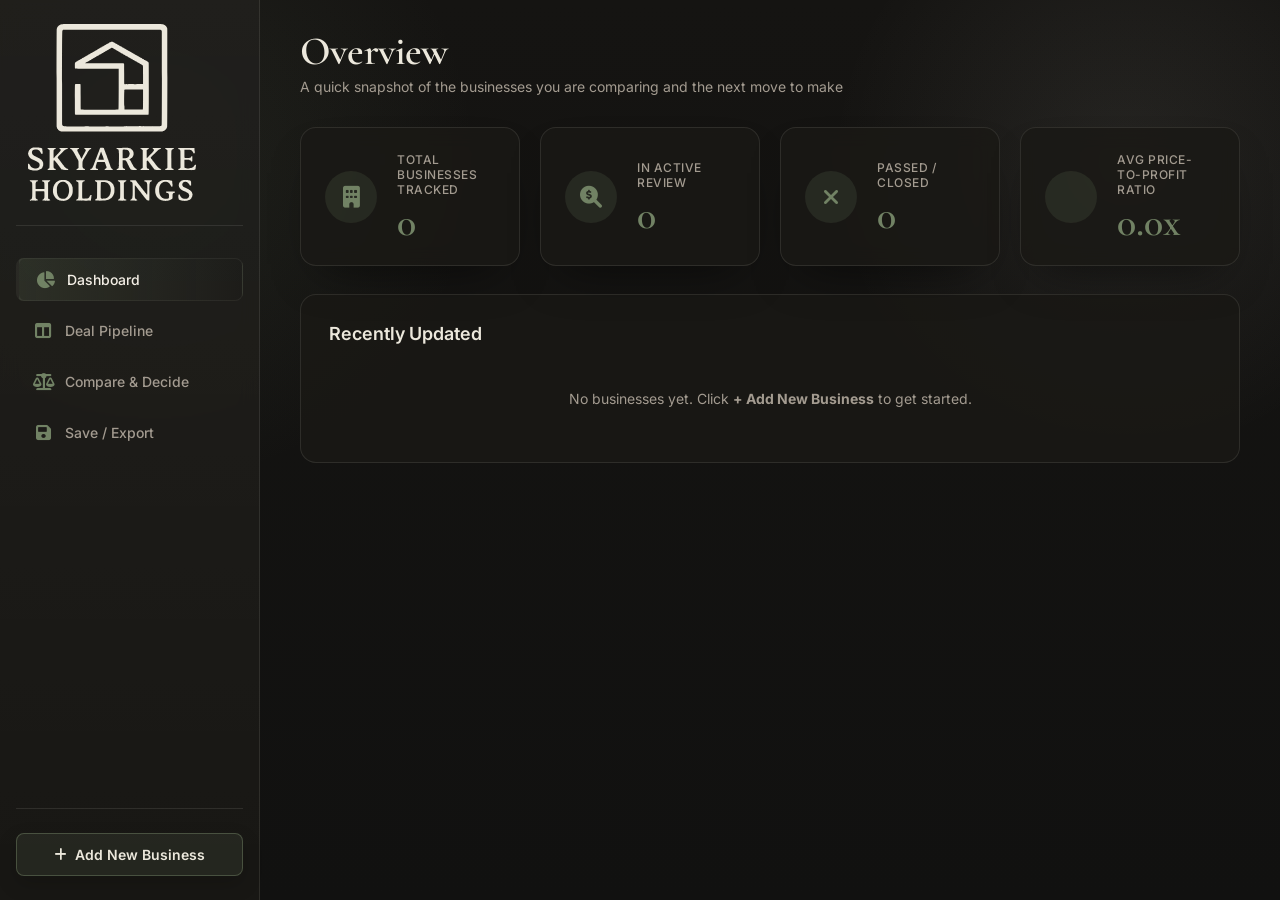
<file: index.html>
<!DOCTYPE html>
<html lang="en">
<head>
    <meta charset="UTF-8">
    <meta name="viewport" content="width=device-width, initial-scale=1.0">
    <title>Skyarkie DealTracker</title>
    <link rel="preconnect" href="https://fonts.googleapis.com">
    <link rel="preconnect" href="https://fonts.gstatic.com" crossorigin>
    <link href="https://fonts.googleapis.com/css2?family=Cormorant+Garamond:wght@500;600;700&family=Inter:wght@300;400;500;600;700&display=swap" rel="stylesheet">
    <link rel="icon" type="image/svg+xml" href="assets/logo-emblem-olive.svg">
    <link rel="stylesheet" href="style.css">
    <link href="https://cdnjs.cloudflare.com/ajax/libs/font-awesome/6.0.0/css/all.min.css" rel="stylesheet">
</head>
<body>
    <div class="app-container">
        <!-- Sidebar Navigation -->
        <nav class="sidebar">
            <div class="logo">
                <img src="assets/logo-lockup-cream.svg" alt="Skyarkie Holdings DealTracker">
            </div>
            
            <div class="nav-links">
                <a href="#" class="nav-item active" data-view="dashboard">
                    <i class="fa-solid fa-chart-pie"></i> Dashboard
                </a>
                <a href="#" class="nav-item" data-view="pipeline">
                    <i class="fa-solid fa-columns"></i> Deal Pipeline
                </a>
                <a href="#" class="nav-item" data-view="evaluator">
                    <i class="fa-solid fa-scale-balanced"></i> Compare &amp; Decide
                </a>
                <a href="#" class="nav-item" data-view="data">
                    <i class="fa-solid fa-floppy-disk"></i> Save / Export
                </a>
            </div>

            <div class="sidebar-footer">
                <button id="new-deal-btn" class="btn-primary">
                    <i class="fa-solid fa-plus"></i> Add New Business
                </button>
            </div>
        </nav>

        <!-- Main Content Area -->
        <main class="main-content">
            
            <!-- Dashboard View -->
            <section id="view-dashboard" class="view-section active">
                <header class="section-header">
                    <h1>Overview</h1>
                    <p>A quick snapshot of the businesses you are comparing and the next move to make</p>
                </header>
                
                <div class="stats-grid">
                    <div class="stat-card">
                        <div class="stat-icon stat-icon-accent"><i class="fa-solid fa-building"></i></div>
                        <div class="stat-info">
                            <h3>Total Businesses Tracked</h3>
                            <div class="stat-value" id="stat-total">0</div>
                        </div>
                    </div>
                    <div class="stat-card">
                        <div class="stat-icon stat-icon-accent"><i class="fa-solid fa-magnifying-glass-dollar"></i></div>
                        <div class="stat-info">
                            <h3>In Active Review</h3>
                            <div class="stat-value" id="stat-diligence">0</div>
                        </div>
                    </div>
                    <div class="stat-card">
                        <div class="stat-icon stat-icon-accent"><i class="fa-solid fa-xmark"></i></div>
                        <div class="stat-info">
                            <h3>Passed / Closed</h3>
                            <div class="stat-value" id="stat-dead">0</div>
                        </div>
                    </div>
                    <div class="stat-card">
                        <div class="stat-icon stat-icon-accent"><i class="fa-solid fa-sack-dollar"></i></div>
                        <div class="stat-info">
                            <h3>Avg Price-to-Profit Ratio</h3>
                            <div class="stat-value" id="stat-multiple">0.0x</div>
                        </div>
                    </div>
                </div>

                <div class="dashboard-widgets">
                    <div class="widget recent-activity">
                        <h3>Recently Updated</h3>
                        <ul class="activity-list" id="activity-list">
                            <!-- Populated via JS -->
                        </ul>
                    </div>
                </div>
            </section>

            <!-- Pipeline View  4 stages -->
            <section id="view-pipeline" class="view-section">
                <header class="section-header">
                    <h1>Deal Pipeline</h1>
                    <p>Use the pipeline for lightweight tracking while you compare and decide</p>
                </header>

                <div class="kanban-board" id="kanban-board">

                    <div class="kanban-column" data-stage="Researching">
                        <div class="column-header stage-researching">
                            <h3>
                                <span class="stage-label"><i class="fa-solid fa-binoculars"></i> Researching</span>
                                <span class="count">0</span>
                            </h3>
                            <p class="stage-desc">You found it  gathering basic info</p>
                        </div>
                        <div class="kanban-cards"></div>
                    </div>

                    <div class="kanban-column" data-stage="In Talks">
                        <div class="column-header stage-talks">
                            <h3>
                                <span class="stage-label"><i class="fa-solid fa-comments"></i> In Talks</span>
                                <span class="count">0</span>
                            </h3>
                            <p class="stage-desc">You've spoken with the seller / signed confidentiality agreement</p>
                        </div>
                        <div class="kanban-cards"></div>
                    </div>

                    <div class="kanban-column" data-stage="Under Review">
                        <div class="column-header stage-review">
                            <h3>
                                <span class="stage-label"><i class="fa-solid fa-file-invoice-dollar"></i> Under Review</span>
                                <span class="count">0</span>
                            </h3>
                            <p class="stage-desc">Reviewing financials / preparing or made an offer</p>
                        </div>
                        <div class="kanban-cards"></div>
                    </div>

                    <div class="kanban-column" data-stage="Closed">
                        <div class="column-header stage-closed">
                            <h3>
                                <span class="stage-label"><i class="fa-solid fa-flag-checkered"></i> Closed / Passed</span>
                                <span class="count">0</span>
                            </h3>
                            <p class="stage-desc">Deal is done or you've decided to move on</p>
                        </div>
                        <div class="kanban-cards"></div>
                    </div>
                </div>
            </section>

            <!-- Evaluator View  3-way comparison -->
            <section id="view-evaluator" class="view-section">
                <header class="section-header">
                    <h1>Compare and Decide</h1>
                    <p>Choose saved businesses from the pipeline or use Custom to enter your own data, then compare side by side</p>
                </header>

                <!-- Input Row -->
                <div class="compare-inputs">
                    <!-- Business 1 -->
                    <div class="compare-input-card" id="biz-card-1">
                        <div class="biz-card-header biz-1">
                            <i class="fa-solid fa-building"></i>
                            <input type="text" class="biz-name-input" id="biz1-name" value="Business 1" placeholder="Business Name">
                        </div>
                        <div class="form-group compare-source-group">
                            <label>Comparison Source</label>
                            <select class="compare-source" id="compare-source-1">
                                <option value="custom">Custom</option>
                            </select>
                        </div>
                        <div class="form-group">
                            <label>Seller's Asking Price ($)
                                <span class="help-icon" title="The total price the seller wants for the business.">?</span>
                            </label>
                            <input type="number" class="biz-input" id="b1-asking" value="0">
                        </div>
                        <div class="form-group">
                            <label>Annual Revenue ($)
                                <span class="help-icon" title="The total money coming into the business each year before any expenses are paid.">?</span>
                            </label>
                            <input type="number" class="biz-input" id="b1-revenue" value="0">
                        </div>
                        <div class="form-group">
                            <label>Annual Owner Profit ($)
                                <span class="help-icon" title="All the money the owner takes home each year  including salary, perks, and profit. Sometimes called SDE or EBITDA on financial statements.">?</span>
                            </label>
                            <input type="number" class="biz-input" id="b1-ebitda" value="0">
                        </div>
                        <div class="form-group">
                            <label>Loan Amount ($)
                                <span class="help-icon" title="How much you plan to borrow. Typically 7090% of the asking price, with the rest as your down payment.">?</span>
                            </label>
                            <input type="number" class="biz-input" id="b1-debt" value="0">
                        </div>
                        <div class="form-group">
                            <label>Loan Interest Rate (%)
                                <span class="help-icon" title="The annual interest rate on your loan. SBA 7(a) loans are typically 812%.">?</span>
                            </label>
                            <input type="number" class="biz-input" id="b1-rate" value="0" min="0" step="0.1">
                        </div>
                        <div class="form-group">
                            <label>Loan Term (Years)
                                <span class="help-icon" title="How many years you have to repay the loan. SBA loans are typically 10 years.">?</span>
                            </label>
                            <input type="number" class="biz-input" id="b1-term" value="0" min="0" step="1">
                        </div>
                    </div>

                    <!-- Business 2 -->
                    <div class="compare-input-card" id="biz-card-2">
                        <div class="biz-card-header biz-2">
                            <i class="fa-solid fa-building"></i>
                            <input type="text" class="biz-name-input" id="biz2-name" value="Business 2" placeholder="Business Name">
                        </div>
                        <div class="form-group compare-source-group">
                            <label>Comparison Source</label>
                            <select class="compare-source" id="compare-source-2">
                                <option value="custom">Custom</option>
                            </select>
                        </div>
                        <div class="form-group">
                            <label>Seller's Asking Price ($)
                                <span class="help-icon" title="The total price the seller wants for the business.">?</span>
                            </label>
                            <input type="number" class="biz-input" id="b2-asking" value="0">
                        </div>
                        <div class="form-group">
                            <label>Annual Revenue ($)
                                <span class="help-icon" title="The total money coming into the business each year before any expenses are paid.">?</span>
                            </label>
                            <input type="number" class="biz-input" id="b2-revenue" value="0">
                        </div>
                        <div class="form-group">
                            <label>Annual Owner Profit ($)
                                <span class="help-icon" title="All the money the owner takes home each year  including salary, perks, and profit. Sometimes called SDE or EBITDA on financial statements.">?</span>
                            </label>
                            <input type="number" class="biz-input" id="b2-ebitda" value="0">
                        </div>
                        <div class="form-group">
                            <label>Loan Amount ($)
                                <span class="help-icon" title="How much you plan to borrow. Typically 7090% of the asking price, with the rest as your down payment.">?</span>
                            </label>
                            <input type="number" class="biz-input" id="b2-debt" value="0">
                        </div>
                        <div class="form-group">
                            <label>Loan Interest Rate (%)
                                <span class="help-icon" title="The annual interest rate on your loan. SBA 7(a) loans are typically 812%.">?</span>
                            </label>
                            <input type="number" class="biz-input" id="b2-rate" value="0" min="0" step="0.1">
                        </div>
                        <div class="form-group">
                            <label>Loan Term (Years)
                                <span class="help-icon" title="How many years you have to repay the loan. SBA loans are typically 10 years.">?</span>
                            </label>
                            <input type="number" class="biz-input" id="b2-term" value="0" min="0" step="1">
                        </div>
                    </div>

                    <!-- Business 3 -->
                    <div class="compare-input-card" id="biz-card-3">
                        <div class="biz-card-header biz-3">
                            <i class="fa-solid fa-building"></i>
                            <input type="text" class="biz-name-input" id="biz3-name" value="Business 3" placeholder="Business Name">
                        </div>
                        <div class="form-group compare-source-group">
                            <label>Comparison Source</label>
                            <select class="compare-source" id="compare-source-3">
                                <option value="custom">Custom</option>
                            </select>
                        </div>
                        <div class="form-group">
                            <label>Seller's Asking Price ($)
                                <span class="help-icon" title="The total price the seller wants for the business.">?</span>
                            </label>
                            <input type="number" class="biz-input" id="b3-asking" value="0">
                        </div>
                        <div class="form-group">
                            <label>Annual Revenue ($)
                                <span class="help-icon" title="The total money coming into the business each year before any expenses are paid.">?</span>
                            </label>
                            <input type="number" class="biz-input" id="b3-revenue" value="0">
                        </div>
                        <div class="form-group">
                            <label>Annual Owner Profit ($)
                                <span class="help-icon" title="All the money the owner takes home each year  including salary, perks, and profit. Sometimes called SDE or EBITDA on financial statements.">?</span>
                            </label>
                            <input type="number" class="biz-input" id="b3-ebitda" value="0">
                        </div>
                        <div class="form-group">
                            <label>Loan Amount ($)
                                <span class="help-icon" title="How much you plan to borrow. Typically 7090% of the asking price, with the rest as your down payment.">?</span>
                            </label>
                            <input type="number" class="biz-input" id="b3-debt" value="0">
                        </div>
                        <div class="form-group">
                            <label>Loan Interest Rate (%)
                                <span class="help-icon" title="The annual interest rate on your loan. SBA 7(a) loans are typically 812%.">?</span>
                            </label>
                            <input type="number" class="biz-input" id="b3-rate" value="0" min="0" step="0.1">
                        </div>
                        <div class="form-group">
                            <label>Loan Term (Years)
                                <span class="help-icon" title="How many years you have to repay the loan. SBA loans are typically 10 years.">?</span>
                            </label>
                            <input type="number" class="biz-input" id="b3-term" value="0" min="0" step="1">
                        </div>
                    </div>
                </div>

                <!-- Comparison Results Table -->
                    <div class="compare-results-card">
                    <h3><i class="fa-solid fa-table"></i> Side-by-Side Results</h3>
                    <div class="compare-table-wrap">
                        <table class="compare-table" id="compare-table">
                            <thead>
                                <tr>
                                    <th class="metric-label-col">Metric</th>
                                    <th id="th-biz1">Business 1</th>
                                    <th id="th-biz2">Business 2</th>
                                    <th id="th-biz3">Business 3</th>
                                </tr>
                            </thead>
                            <tbody>
                                <tr>
                                    <td class="metric-label">Price-to-Profit Ratio <span class="metric-hint">Lower = better deal</span></td>
                                    <td id="r1-multiple"></td>
                                    <td id="r2-multiple"></td>
                                    <td id="r3-multiple"></td>
                                </tr>
                                <tr>
                                    <td class="metric-label">Profit Margin <span class="metric-hint">% of revenue kept as profit</span></td>
                                    <td id="r1-margin"></td>
                                    <td id="r2-margin"></td>
                                    <td id="r3-margin"></td>
                                </tr>
                                <tr>
                                    <td class="metric-label">Annual Loan Payment <span class="metric-hint">What you'll pay the bank each year</span></td>
                                    <td id="r1-ds"></td>
                                    <td id="r2-ds"></td>
                                    <td id="r3-ds"></td>
                                </tr>
                                <tr class="highlight-row">
                                    <td class="metric-label">Your Annual Take-Home Pay <span class="metric-hint">Profit left after paying the loan</span></td>
                                    <td id="r1-cashflow"></td>
                                    <td id="r2-cashflow"></td>
                                    <td id="r3-cashflow"></td>
                                </tr>
                                <tr>
                                    <td class="metric-label">Loan Safety Ratio <span class="metric-hint">&ge;1.25x = safe. Below 1.0x = risky</span></td>
                                    <td id="r1-dscr"></td>
                                    <td id="r2-dscr"></td>
                                    <td id="r3-dscr"></td>
                                </tr>
                                <tr class="verdict-row">
                                    <td class="metric-label">Overall Verdict</td>
                                    <td id="r1-verdict"></td>
                                    <td id="r2-verdict"></td>
                                    <td id="r3-verdict"></td>
                                </tr>
                            </tbody>
                        </table>
                    </div>
                    <div class="winner-banner" id="winner-banner" style="display:none;"></div>
                    <div class="next-steps-card" id="next-steps-card">
                        <h3><i class="fa-solid fa-compass"></i> Actionable Next Steps</h3>
                        <p class="next-steps-summary" id="next-steps-summary">Enter at least one deal to see a recommended next move.</p>
                        <ul class="next-steps-list" id="next-steps-list">
                            <li>Compare the asking price, profit, and loan safety side by side.</li>
                            <li>Keep only the lightweight operational details you need to stay organized.</li>
                            <li>Use the recommendation here to decide what to do next.</li>
                        </ul>
                        <div class="next-steps-footer">
                            <span>Best current move</span>
                            <strong id="next-step-action">Add a few deals to compare.</strong>
                        </div>
                    </div>
                </div>
            </section>

            <!-- Data Management View -->
            <section id="view-data" class="view-section">
                <header class="section-header">
                    <h1>Save &amp; Export</h1>
                    <p>Back up your data or export it to Excel / Google Sheets</p>
                </header>

                <div class="data-actions">
                    <div class="data-card">
                        <div class="data-card-icon data-card-icon-accent"><i class="fa-solid fa-file-excel"></i></div>
                        <h3>Export to Excel / Google Sheets</h3>
                        <p>Download your full pipeline as a <strong>.csv</strong> file. Open directly in Microsoft Excel, or import into Google Sheets in seconds.</p>
                        <button id="btn-export-csv" class="btn-primary">
                            <i class="fa-solid fa-download"></i> Download Spreadsheet
                        </button>
                    </div>

                    <div class="data-card">
                        <div class="data-card-icon data-card-icon-soft"><i class="fa-solid fa-box-archive"></i></div>
                        <h3>Full Backup (JSON)</h3>
                        <p>Download a complete backup file that can be re-imported here later. Use this to never lose your data.</p>
                        <button id="btn-export" class="btn-secondary" style="width:100%">
                            <i class="fa-solid fa-download"></i> Download Backup
                        </button>
                    </div>

                    <div class="data-card">
                        <div class="data-card-icon data-card-icon-soft"><i class="fa-solid fa-upload"></i></div>
                        <h3>Restore from Backup</h3>
                        <p>Upload a previously downloaded backup file to restore your pipeline.</p>
                        <input type="file" id="file-import" accept=".json" style="display:none;">
                        <button id="btn-import" class="btn-secondary" style="width:100%">
                            <i class="fa-solid fa-folder-open"></i> Select Backup File
                        </button>
                    </div>

                    <div class="data-card danger-zone">
                        <div class="data-card-icon data-card-icon-danger"><i class="fa-solid fa-triangle-exclamation"></i></div>
                        <h3>Clear All Data</h3>
                        <p>Permanently delete everything stored on this computer. Make sure you have a backup first!</p>
                        <button id="btn-clear-data" class="btn-danger" style="width:100%">Delete Everything</button>
                    </div>
                </div>
            </section>

        </main>
    </div>

    <!-- Modal for New/Edit Deal -->
    <div class="modal-overlay" id="deal-modal">
        <div class="modal-content">
            <header class="modal-header">
                <h2 id="modal-title">Add New Business</h2>
                <button class="close-modal" id="close-modal"><i class="fa-solid fa-xmark"></i></button>
            </header>
            <div class="modal-body">
                <form id="deal-form">
                    <input type="hidden" id="deal-id">

                    <div class="form-row">
                        <div class="form-group">
                            <label>Business Name <span class="required">*</span></label>
                            <input type="text" id="deal-name" placeholder="e.g. Apex HVAC Solutions" required>
                        </div>
                        <div class="form-group">
                            <label>Type of Business</label>
                            <input type="text" id="deal-industry" placeholder="e.g. Plumbing, Auto Repair, Staffing">
                        </div>
                    </div>

                    <div class="form-row">
                        <div class="form-group">
                            <label>City, State</label>
                            <input type="text" id="deal-location" placeholder="e.g. Charlotte, NC">
                        </div>
                        <div class="form-group">
                            <label>How did you find this business?</label>
                            <select id="deal-source">
                                <option value="Business Broker">Business Broker (they reached out to me)</option>
                                <option value="Cold Outreach">Cold Outreach (I contacted them directly)</option>
                                <option value="Friend / Referral">Friend or Referral</option>
                                <option value="Online Listing">Online Listing (BizBuySell, etc.)</option>
                                <option value="Other">Other</option>
                            </select>
                        </div>
                    </div>

                    <div class="form-row">
                        <div class="form-group">
                            <label>Seller's Asking Price ($)
                                <span class="help-icon" title="The price the seller is listing the business for.">?</span>
                            </label>
                            <input type="number" id="deal-asking" value="0" min="0">
                            <small class="field-help">Leave as 0 if not yet known</small>
                        </div>
                        <div class="form-group">
                            <label>Annual Owner Profit ($)
                                <span class="help-icon" title="The total yearly earnings the owner takes home  salary, perks, and profit combined. You'll see this called SDE or EBITDA on financial documents.">?</span>
                            </label>
                            <input type="number" id="deal-ebitda" value="0" min="0">
                            <small class="field-help">Also called SDE or EBITDA. Leave as 0 if unknown.</small>
                        </div>
                    </div>

                    <div class="form-row">
                        <div class="form-group">
                            <label>Annual Revenue ($)</label>
                            <input type="number" id="deal-revenue" value="0" min="0">
                            <small class="field-help">Needed for margin and comparison context.</small>
                        </div>
                        <div class="form-group">
                            <label>Loan Amount ($)</label>
                            <input type="number" id="deal-debt" value="0" min="0">
                            <small class="field-help">Needed for loan payment and DSCR.</small>
                        </div>
                    </div>

                    <div class="form-row">
                        <div class="form-group">
                            <label>Loan Interest Rate (%)</label>
                            <input type="number" id="deal-rate" value="0" min="0" step="0.1">
                        </div>
                        <div class="form-group">
                            <label>Loan Term (Years)</label>
                            <input type="number" id="deal-term" value="0" min="0" step="1">
                        </div>
                    </div>

                    <div class="form-group">
                        <label>Where is this deal right now?</label>
                        <select id="deal-stage">
                            <option value="Researching">Researching  I found it and I'm learning more</option>
                            <option value="In Talks">In Talks  I've spoken with the seller</option>
                            <option value="Under Review">Under Review  I'm looking at financials / made an offer</option>
                            <option value="Closed">Closed / Passed  Done or moved on</option>
                        </select>
                    </div>

                    <div class="form-group">
                        <label>Notes &amp; Next Steps</label>
                        <textarea id="deal-notes" rows="3" placeholder="e.g. Call back Thursday. Owner wants to retire in 6 months. Revenue looks stable."></textarea>
                    </div>
                </form>
            </div>
            <footer class="modal-footer">
                <button type="button" class="btn-secondary" id="btn-cancel-modal">Cancel</button>
                <button type="button" class="btn-primary" id="btn-save-deal">Save Business</button>
            </footer>
        </div>
    </div>

    <script src="app.js"></script>
</body>
</html>
</file>
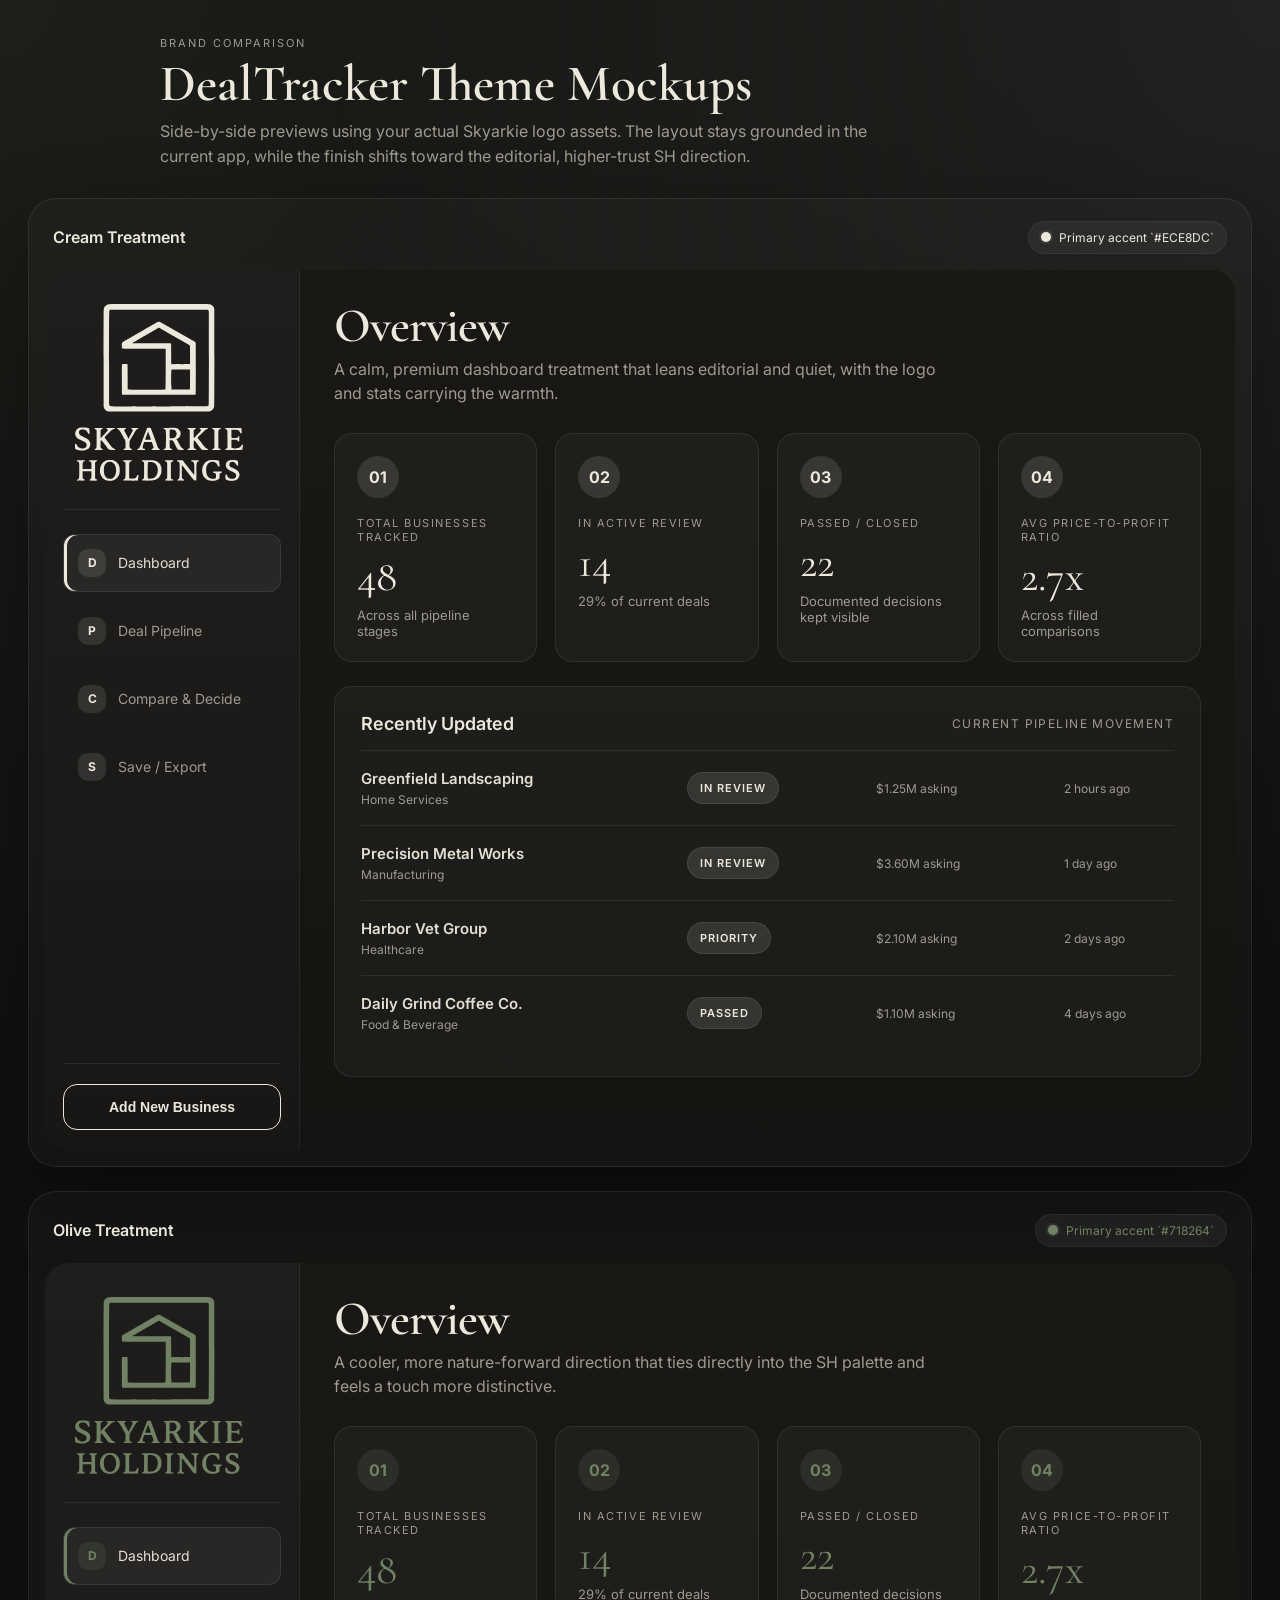
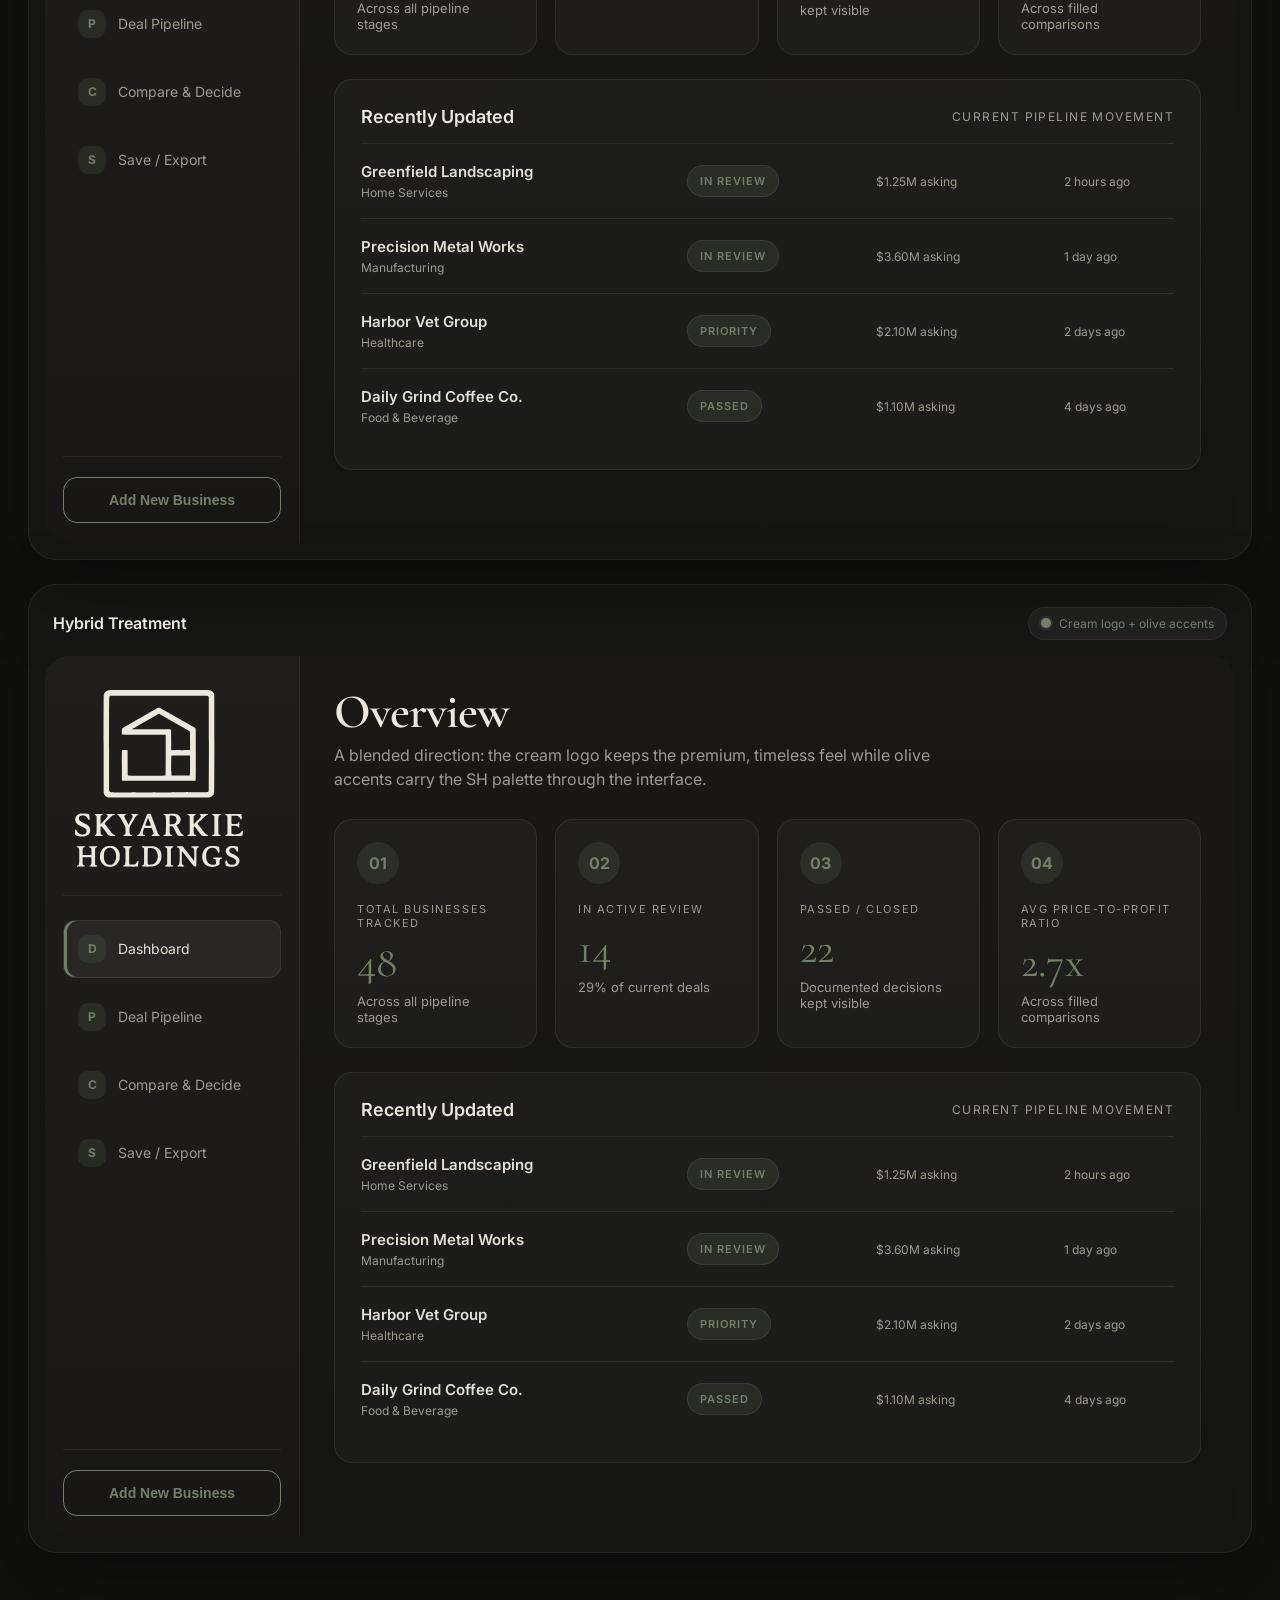
<file: brand-preview.html>
<!DOCTYPE html>
<html lang="en">
<head>
    <meta charset="UTF-8">
    <meta name="viewport" content="width=device-width, initial-scale=1.0">
    <title>DealTracker Brand Preview</title>
    <link rel="preconnect" href="https://fonts.googleapis.com">
    <link rel="preconnect" href="https://fonts.gstatic.com" crossorigin>
    <link href="https://fonts.googleapis.com/css2?family=Cormorant+Garamond:wght@500;600;700&family=Inter:wght@400;500;600;700&display=swap" rel="stylesheet">
    <style>
        :root {
            --page-bg: #111110;
            --panel-bg: #171715;
            --panel-border: rgba(255, 255, 255, 0.08);
            --shell-shadow: 0 30px 80px rgba(0, 0, 0, 0.35);
            --sidebar-bg: #181715;
            --main-bg: linear-gradient(180deg, #191815 0%, #141412 100%);
            --body-text: #e4dfd3;
            --muted-text: #9f9a8f;
            --cream: #ece8dc;
            --olive: #718264;
            --bronze: #877124;
            --clay: #d17c3f;
            --stone: #403b34;
            --sage: #636c5f;
            --radius-xl: 24px;
            --radius-lg: 18px;
            --radius-md: 14px;
            --font-display: "Cormorant Garamond", serif;
            --font-sans: "Inter", sans-serif;
        }

        * { box-sizing: border-box; }

        body {
            margin: 0;
            min-height: 100vh;
            font-family: var(--font-sans);
            background:
                radial-gradient(circle at top left, rgba(113, 130, 100, 0.12), transparent 30%),
                radial-gradient(circle at top right, rgba(236, 232, 220, 0.08), transparent 28%),
                var(--page-bg);
            color: var(--body-text);
        }

        .page {
            padding: 36px 28px 48px;
        }

        .page-header {
            max-width: 960px;
            margin: 0 auto 28px;
        }

        .eyebrow {
            text-transform: uppercase;
            letter-spacing: 0.18em;
            font-size: 11px;
            color: var(--muted-text);
            margin-bottom: 10px;
        }

        h1 {
            margin: 0 0 10px;
            font-family: var(--font-display);
            font-size: clamp(2.2rem, 4vw, 3.6rem);
            line-height: 0.95;
            font-weight: 600;
            color: var(--cream);
        }

        .page-header p {
            margin: 0;
            color: var(--muted-text);
            max-width: 760px;
            line-height: 1.6;
        }

        .preview-grid {
            max-width: 1520px;
            margin: 0 auto;
            display: grid;
            grid-template-columns: repeat(auto-fit, minmax(520px, 1fr));
            gap: 24px;
        }

        .theme-shell {
            background: rgba(255, 255, 255, 0.02);
            border: 1px solid var(--panel-border);
            border-radius: 28px;
            padding: 16px;
            box-shadow: var(--shell-shadow);
        }

        .theme-label {
            display: flex;
            align-items: center;
            justify-content: space-between;
            gap: 16px;
            padding: 6px 8px 16px;
        }

        .theme-label h2 {
            margin: 0;
            font-size: 16px;
            font-weight: 600;
            color: var(--cream);
        }

        .theme-chip {
            display: inline-flex;
            align-items: center;
            gap: 8px;
            padding: 8px 12px;
            border-radius: 999px;
            background: rgba(255, 255, 255, 0.05);
            color: var(--muted-text);
            font-size: 12px;
            border: 1px solid rgba(255, 255, 255, 0.06);
        }

        .theme-chip::before {
            content: "";
            width: 10px;
            height: 10px;
            border-radius: 50%;
            background: currentColor;
            box-shadow: 0 0 0 2px rgba(255, 255, 255, 0.08);
        }

        .mockup {
            display: grid;
            grid-template-columns: 255px minmax(0, 1fr);
            min-height: 880px;
            overflow: hidden;
            border-radius: var(--radius-xl);
            background: #151412;
        }

        .sidebar {
            display: flex;
            flex-direction: column;
            padding: 28px 18px 20px;
            background:
                linear-gradient(180deg, rgba(255, 255, 255, 0.03), rgba(255, 255, 255, 0)),
                var(--sidebar-bg);
            border-right: 1px solid rgba(255, 255, 255, 0.06);
        }

        .logo-box {
            padding: 6px 12px 28px;
            border-bottom: 1px solid rgba(255, 255, 255, 0.08);
            margin-bottom: 24px;
        }

        .logo-box img {
            width: 100%;
            max-width: 168px;
            display: block;
        }

        .nav {
            display: flex;
            flex-direction: column;
            gap: 10px;
            flex: 1;
        }

        .nav-item {
            display: flex;
            align-items: center;
            gap: 12px;
            padding: 14px 14px;
            border-radius: 12px;
            color: var(--muted-text);
            font-size: 14px;
            border: 1px solid transparent;
            background: transparent;
        }

        .nav-item.active {
            color: var(--body-text);
            background: rgba(255, 255, 255, 0.05);
            border-color: rgba(255, 255, 255, 0.08);
        }

        .nav-icon {
            width: 28px;
            height: 28px;
            border-radius: 10px;
            display: inline-flex;
            align-items: center;
            justify-content: center;
            background: rgba(255, 255, 255, 0.05);
            font-size: 12px;
            font-weight: 700;
        }

        .sidebar-footer {
            border-top: 1px solid rgba(255, 255, 255, 0.08);
            padding-top: 20px;
        }

        .add-button {
            width: 100%;
            padding: 14px 16px;
            border-radius: 14px;
            border: 1px solid currentColor;
            background: transparent;
            color: inherit;
            text-align: center;
            font-size: 14px;
            font-weight: 600;
        }

        .main {
            padding: 34px 34px 36px;
            background: var(--main-bg);
        }

        .main-header {
            margin-bottom: 28px;
        }

        .main-header h3 {
            margin: 0 0 8px;
            font-family: var(--font-display);
            font-weight: 600;
            font-size: 3rem;
            line-height: 0.95;
            letter-spacing: -0.02em;
        }

        .main-header p {
            margin: 0;
            color: var(--muted-text);
            line-height: 1.5;
            max-width: 620px;
        }

        .stats {
            display: grid;
            grid-template-columns: repeat(4, minmax(0, 1fr));
            gap: 18px;
            margin-bottom: 24px;
        }

        .card {
            background: rgba(255, 255, 255, 0.03);
            border: 1px solid rgba(255, 255, 255, 0.08);
            border-radius: var(--radius-lg);
            padding: 22px;
        }

        .stat-icon {
            width: 42px;
            height: 42px;
            border-radius: 999px;
            display: inline-flex;
            align-items: center;
            justify-content: center;
            margin-bottom: 18px;
            font-size: 16px;
            font-weight: 700;
        }

        .card-label {
            text-transform: uppercase;
            letter-spacing: 0.14em;
            font-size: 11px;
            color: var(--muted-text);
            margin-bottom: 12px;
        }

        .card-value {
            font-family: var(--font-display);
            font-size: 2.7rem;
            line-height: 0.95;
            margin-bottom: 10px;
        }

        .card-note {
            color: var(--muted-text);
            font-size: 13px;
        }

        .recent {
            padding: 26px;
        }

        .recent-header {
            display: flex;
            align-items: center;
            justify-content: space-between;
            gap: 16px;
            margin-bottom: 16px;
        }

        .recent-header h4 {
            margin: 0;
            font-size: 18px;
            font-weight: 600;
            color: var(--cream);
        }

        .recent-header span {
            font-size: 12px;
            color: var(--muted-text);
            text-transform: uppercase;
            letter-spacing: 0.12em;
        }

        .rows {
            display: flex;
            flex-direction: column;
        }

        .row {
            display: grid;
            grid-template-columns: 1.8fr 1fr 1fr 110px;
            gap: 16px;
            align-items: center;
            padding: 18px 0;
            border-top: 1px solid rgba(255, 255, 255, 0.08);
        }

        .business {
            display: flex;
            flex-direction: column;
            gap: 4px;
        }

        .business strong {
            font-size: 15px;
            font-weight: 600;
        }

        .subtle {
            color: var(--muted-text);
            font-size: 12px;
        }

        .status {
            justify-self: start;
            padding: 8px 12px;
            border-radius: 999px;
            font-size: 11px;
            font-weight: 600;
            text-transform: uppercase;
            letter-spacing: 0.09em;
            border: 1px solid rgba(255, 255, 255, 0.08);
            background: rgba(255, 255, 255, 0.04);
        }

        .theme-cream {
            --accent: var(--cream);
            --accent-soft: rgba(236, 232, 220, 0.12);
            --header-color: var(--cream);
        }

        .theme-olive {
            --accent: var(--olive);
            --accent-soft: rgba(113, 130, 100, 0.16);
            --header-color: var(--cream);
        }

        .theme-hybrid {
            --accent: var(--olive);
            --accent-soft: rgba(113, 130, 100, 0.16);
            --header-color: var(--cream);
        }

        .theme-cream .theme-chip { color: var(--cream); }
        .theme-olive .theme-chip { color: var(--olive); }
        .theme-hybrid .theme-chip { color: var(--olive); }
        .theme-cream .nav-item.active,
        .theme-olive .nav-item.active,
        .theme-hybrid .nav-item.active {
            box-shadow: inset 3px 0 0 var(--accent);
        }
        .theme-cream .nav-icon,
        .theme-olive .nav-icon,
        .theme-hybrid .nav-icon,
        .theme-cream .stat-icon,
        .theme-olive .stat-icon,
        .theme-hybrid .stat-icon {
            color: var(--accent);
            background: var(--accent-soft);
        }
        .theme-cream .add-button,
        .theme-olive .add-button,
        .theme-hybrid .add-button {
            color: var(--accent);
        }
        .theme-cream .main-header h3,
        .theme-olive .main-header h3,
        .theme-hybrid .main-header h3 {
            color: var(--header-color);
        }
        .theme-cream .card-value,
        .theme-olive .card-value,
        .theme-hybrid .card-value {
            color: var(--accent);
        }
        .theme-cream .status,
        .theme-olive .status,
        .theme-hybrid .status {
            color: var(--accent);
            background: var(--accent-soft);
        }

        @media (max-width: 1280px) {
            .preview-grid { grid-template-columns: 1fr; }
        }

        @media (max-width: 900px) {
            .page { padding: 20px 14px 32px; }
            .mockup { grid-template-columns: 1fr; }
            .sidebar { border-right: none; border-bottom: 1px solid rgba(255,255,255,0.06); }
            .stats { grid-template-columns: repeat(2, minmax(0, 1fr)); }
            .row { grid-template-columns: 1fr; }
        }
    </style>
</head>
<body>
    <div class="page">
        <header class="page-header">
            <div class="eyebrow">Brand Comparison</div>
            <h1>DealTracker Theme Mockups</h1>
            <p>
                Side-by-side previews using your actual Skyarkie logo assets. The layout stays grounded in the current app,
                while the finish shifts toward the editorial, higher-trust SH direction.
            </p>
        </header>

        <div class="preview-grid">
            <section class="theme-shell theme-cream">
                <div class="theme-label">
                    <h2>Cream Treatment</h2>
                    <div class="theme-chip">Primary accent `#ECE8DC`</div>
                </div>
                <div class="mockup">
                    <aside class="sidebar">
                        <div class="logo-box">
                            <img src="assets/logo-lockup-cream.svg" alt="Skyarkie Holdings cream logo">
                        </div>
                        <div class="nav">
                            <div class="nav-item active"><span class="nav-icon">D</span>Dashboard</div>
                            <div class="nav-item"><span class="nav-icon">P</span>Deal Pipeline</div>
                            <div class="nav-item"><span class="nav-icon">C</span>Compare &amp; Decide</div>
                            <div class="nav-item"><span class="nav-icon">S</span>Save / Export</div>
                        </div>
                        <div class="sidebar-footer">
                            <button class="add-button">Add New Business</button>
                        </div>
                    </aside>

                    <main class="main">
                        <div class="main-header">
                            <h3>Overview</h3>
                            <p>A calm, premium dashboard treatment that leans editorial and quiet, with the logo and stats carrying the warmth.</p>
                        </div>

                        <div class="stats">
                            <div class="card">
                                <div class="stat-icon">01</div>
                                <div class="card-label">Total Businesses Tracked</div>
                                <div class="card-value">48</div>
                                <div class="card-note">Across all pipeline stages</div>
                            </div>
                            <div class="card">
                                <div class="stat-icon">02</div>
                                <div class="card-label">In Active Review</div>
                                <div class="card-value">14</div>
                                <div class="card-note">29% of current deals</div>
                            </div>
                            <div class="card">
                                <div class="stat-icon">03</div>
                                <div class="card-label">Passed / Closed</div>
                                <div class="card-value">22</div>
                                <div class="card-note">Documented decisions kept visible</div>
                            </div>
                            <div class="card">
                                <div class="stat-icon">04</div>
                                <div class="card-label">Avg Price-to-Profit Ratio</div>
                                <div class="card-value">2.7x</div>
                                <div class="card-note">Across filled comparisons</div>
                            </div>
                        </div>

                        <section class="card recent">
                            <div class="recent-header">
                                <h4>Recently Updated</h4>
                                <span>Current pipeline movement</span>
                            </div>
                            <div class="rows">
                                <div class="row">
                                    <div class="business"><strong>Greenfield Landscaping</strong><span class="subtle">Home Services</span></div>
                                    <span class="status">In Review</span>
                                    <span class="subtle">$1.25M asking</span>
                                    <span class="subtle">2 hours ago</span>
                                </div>
                                <div class="row">
                                    <div class="business"><strong>Precision Metal Works</strong><span class="subtle">Manufacturing</span></div>
                                    <span class="status">In Review</span>
                                    <span class="subtle">$3.60M asking</span>
                                    <span class="subtle">1 day ago</span>
                                </div>
                                <div class="row">
                                    <div class="business"><strong>Harbor Vet Group</strong><span class="subtle">Healthcare</span></div>
                                    <span class="status">Priority</span>
                                    <span class="subtle">$2.10M asking</span>
                                    <span class="subtle">2 days ago</span>
                                </div>
                                <div class="row">
                                    <div class="business"><strong>Daily Grind Coffee Co.</strong><span class="subtle">Food &amp; Beverage</span></div>
                                    <span class="status">Passed</span>
                                    <span class="subtle">$1.10M asking</span>
                                    <span class="subtle">4 days ago</span>
                                </div>
                            </div>
                        </section>
                    </main>
                </div>
            </section>

            <section class="theme-shell theme-olive">
                <div class="theme-label">
                    <h2>Olive Treatment</h2>
                    <div class="theme-chip">Primary accent `#718264`</div>
                </div>
                <div class="mockup">
                    <aside class="sidebar">
                        <div class="logo-box">
                            <img src="assets/logo-lockup-olive.svg" alt="Skyarkie Holdings olive logo">
                        </div>
                        <div class="nav">
                            <div class="nav-item active"><span class="nav-icon">D</span>Dashboard</div>
                            <div class="nav-item"><span class="nav-icon">P</span>Deal Pipeline</div>
                            <div class="nav-item"><span class="nav-icon">C</span>Compare &amp; Decide</div>
                            <div class="nav-item"><span class="nav-icon">S</span>Save / Export</div>
                        </div>
                        <div class="sidebar-footer">
                            <button class="add-button">Add New Business</button>
                        </div>
                    </aside>

                    <main class="main">
                        <div class="main-header">
                            <h3>Overview</h3>
                            <p>A cooler, more nature-forward direction that ties directly into the SH palette and feels a touch more distinctive.</p>
                        </div>

                        <div class="stats">
                            <div class="card">
                                <div class="stat-icon">01</div>
                                <div class="card-label">Total Businesses Tracked</div>
                                <div class="card-value">48</div>
                                <div class="card-note">Across all pipeline stages</div>
                            </div>
                            <div class="card">
                                <div class="stat-icon">02</div>
                                <div class="card-label">In Active Review</div>
                                <div class="card-value">14</div>
                                <div class="card-note">29% of current deals</div>
                            </div>
                            <div class="card">
                                <div class="stat-icon">03</div>
                                <div class="card-label">Passed / Closed</div>
                                <div class="card-value">22</div>
                                <div class="card-note">Documented decisions kept visible</div>
                            </div>
                            <div class="card">
                                <div class="stat-icon">04</div>
                                <div class="card-label">Avg Price-to-Profit Ratio</div>
                                <div class="card-value">2.7x</div>
                                <div class="card-note">Across filled comparisons</div>
                            </div>
                        </div>

                        <section class="card recent">
                            <div class="recent-header">
                                <h4>Recently Updated</h4>
                                <span>Current pipeline movement</span>
                            </div>
                            <div class="rows">
                                <div class="row">
                                    <div class="business"><strong>Greenfield Landscaping</strong><span class="subtle">Home Services</span></div>
                                    <span class="status">In Review</span>
                                    <span class="subtle">$1.25M asking</span>
                                    <span class="subtle">2 hours ago</span>
                                </div>
                                <div class="row">
                                    <div class="business"><strong>Precision Metal Works</strong><span class="subtle">Manufacturing</span></div>
                                    <span class="status">In Review</span>
                                    <span class="subtle">$3.60M asking</span>
                                    <span class="subtle">1 day ago</span>
                                </div>
                                <div class="row">
                                    <div class="business"><strong>Harbor Vet Group</strong><span class="subtle">Healthcare</span></div>
                                    <span class="status">Priority</span>
                                    <span class="subtle">$2.10M asking</span>
                                    <span class="subtle">2 days ago</span>
                                </div>
                                <div class="row">
                                    <div class="business"><strong>Daily Grind Coffee Co.</strong><span class="subtle">Food &amp; Beverage</span></div>
                                    <span class="status">Passed</span>
                                    <span class="subtle">$1.10M asking</span>
                                    <span class="subtle">4 days ago</span>
                                </div>
                            </div>
                        </section>
                    </main>
                </div>
            </section>

            <section class="theme-shell theme-hybrid">
                <div class="theme-label">
                    <h2>Hybrid Treatment</h2>
                    <div class="theme-chip">Cream logo + olive accents</div>
                </div>
                <div class="mockup">
                    <aside class="sidebar">
                        <div class="logo-box">
                            <img src="assets/logo-lockup-cream.svg" alt="Skyarkie Holdings cream logo">
                        </div>
                        <div class="nav">
                            <div class="nav-item active"><span class="nav-icon">D</span>Dashboard</div>
                            <div class="nav-item"><span class="nav-icon">P</span>Deal Pipeline</div>
                            <div class="nav-item"><span class="nav-icon">C</span>Compare &amp; Decide</div>
                            <div class="nav-item"><span class="nav-icon">S</span>Save / Export</div>
                        </div>
                        <div class="sidebar-footer">
                            <button class="add-button">Add New Business</button>
                        </div>
                    </aside>

                    <main class="main">
                        <div class="main-header">
                            <h3>Overview</h3>
                            <p>A blended direction: the cream logo keeps the premium, timeless feel while olive accents carry the SH palette through the interface.</p>
                        </div>

                        <div class="stats">
                            <div class="card">
                                <div class="stat-icon">01</div>
                                <div class="card-label">Total Businesses Tracked</div>
                                <div class="card-value">48</div>
                                <div class="card-note">Across all pipeline stages</div>
                            </div>
                            <div class="card">
                                <div class="stat-icon">02</div>
                                <div class="card-label">In Active Review</div>
                                <div class="card-value">14</div>
                                <div class="card-note">29% of current deals</div>
                            </div>
                            <div class="card">
                                <div class="stat-icon">03</div>
                                <div class="card-label">Passed / Closed</div>
                                <div class="card-value">22</div>
                                <div class="card-note">Documented decisions kept visible</div>
                            </div>
                            <div class="card">
                                <div class="stat-icon">04</div>
                                <div class="card-label">Avg Price-to-Profit Ratio</div>
                                <div class="card-value">2.7x</div>
                                <div class="card-note">Across filled comparisons</div>
                            </div>
                        </div>

                        <section class="card recent">
                            <div class="recent-header">
                                <h4>Recently Updated</h4>
                                <span>Current pipeline movement</span>
                            </div>
                            <div class="rows">
                                <div class="row">
                                    <div class="business"><strong>Greenfield Landscaping</strong><span class="subtle">Home Services</span></div>
                                    <span class="status">In Review</span>
                                    <span class="subtle">$1.25M asking</span>
                                    <span class="subtle">2 hours ago</span>
                                </div>
                                <div class="row">
                                    <div class="business"><strong>Precision Metal Works</strong><span class="subtle">Manufacturing</span></div>
                                    <span class="status">In Review</span>
                                    <span class="subtle">$3.60M asking</span>
                                    <span class="subtle">1 day ago</span>
                                </div>
                                <div class="row">
                                    <div class="business"><strong>Harbor Vet Group</strong><span class="subtle">Healthcare</span></div>
                                    <span class="status">Priority</span>
                                    <span class="subtle">$2.10M asking</span>
                                    <span class="subtle">2 days ago</span>
                                </div>
                                <div class="row">
                                    <div class="business"><strong>Daily Grind Coffee Co.</strong><span class="subtle">Food &amp; Beverage</span></div>
                                    <span class="status">Passed</span>
                                    <span class="subtle">$1.10M asking</span>
                                    <span class="subtle">4 days ago</span>
                                </div>
                            </div>
                        </section>
                    </main>
                </div>
            </section>
        </div>
    </div>
</body>
</html>
</file>
<file: style.css>
:root {
    /* Color Palette */
    --bg-main: #121110;
    --bg-panel: #1a1916;
    --bg-glass: rgba(26, 25, 22, 0.86);
    --border-light: rgba(236, 232, 220, 0.1);

    --text-main: #e8e1d4;
    --text-muted: #a39b90;
    --text-strong: #f4efe6;

    --accent-primary: #718264;
    --accent-hover: #636c5f;
    --accent-secondary: #ece8dc;
    --accent-soft: rgba(113, 130, 100, 0.16);
    --accent-soft-strong: rgba(113, 130, 100, 0.24);

    --status-green: #718264;
    --status-red: #d17c3f;
    --status-yellow: #877124;

    /* Typography */
    --font-sans: 'Inter', sans-serif;
    --font-display: 'Cormorant Garamond', serif;

    /* Layout */
    --sidebar-width: 260px;
    --radius-lg: 16px;
    --radius-md: 12px;
    --radius-sm: 8px;

    /* Shadows */
    --shadow-card: 0 22px 48px -24px rgba(0, 0, 0, 0.6);
}

* { margin: 0; padding: 0; box-sizing: border-box; }

body {
    font-family: var(--font-sans);
    background-color: var(--bg-main);
    color: var(--text-main);
    background-image:
        radial-gradient(circle at 12% 18%, rgba(113, 130, 100, 0.12), transparent 24%),
        radial-gradient(circle at 88% 18%, rgba(236, 232, 220, 0.08), transparent 22%),
        linear-gradient(180deg, #151412 0%, #111110 100%);
    min-height: 100vh;
    overflow: hidden;
}

/* ===================== LAYOUT ===================== */
.app-container { display: flex; height: 100vh; }

/* ===================== SIDEBAR ===================== */
.sidebar {
    width: var(--sidebar-width);
    background:
        linear-gradient(180deg, rgba(255, 255, 255, 0.03), rgba(255, 255, 255, 0)),
        var(--bg-glass);
    backdrop-filter: blur(10px);
    -webkit-backdrop-filter: blur(10px);
    border-right: 1px solid var(--border-light);
    display: flex;
    flex-direction: column;
    padding: 24px 16px;
    z-index: 10;
}

.logo {
    margin-bottom: 32px;
    padding: 0 12px;
    padding-bottom: 24px;
    border-bottom: 1px solid var(--border-light);
}
.logo img {
    display: block;
    width: 100%;
    max-width: 168px;
}

.nav-links { flex: 1; display: flex; flex-direction: column; gap: 8px; }

.nav-item {
    display: flex;
    align-items: center;
    gap: 12px;
    padding: 12px 16px;
    color: var(--text-muted);
    text-decoration: none;
    border-radius: var(--radius-sm);
    transition: all 0.2s ease;
    font-weight: 500;
    font-size: 14px;
    border: 1px solid transparent;
}
.nav-item i { font-size: 17px; width: 20px; text-align: center; color: var(--accent-primary); }
.nav-item:hover { color: var(--text-strong); background: rgba(255,255,255,0.05); }
.nav-item.active {
    color: var(--text-strong);
    background: linear-gradient(90deg, rgba(113,130,100,0.18), transparent);
    border-left: 3px solid var(--accent-primary);
    border-color: rgba(236, 232, 220, 0.06);
}

.sidebar-footer {
    padding-top: 24px;
    border-top: 1px solid var(--border-light);
    margin-top: 24px;
}

/* ===================== MAIN CONTENT ===================== */
.main-content {
    flex: 1;
    overflow-y: auto;
    padding: 32px 40px;
    position: relative;
}
.main-content::-webkit-scrollbar { width: 6px; }
.main-content::-webkit-scrollbar-track { background: transparent; }
.main-content::-webkit-scrollbar-thumb { background: var(--border-light); border-radius: 3px; }

.view-section { display: none; animation: fadeIn 0.35s ease forwards; }
.view-section.active { display: block; }

@keyframes fadeIn {
    from { opacity: 0; transform: translateY(10px); }
    to   { opacity: 1; transform: translateY(0); }
}

.section-header { margin-bottom: 32px; }
.section-header h1 {
    font-family: var(--font-display);
    font-size: 40px;
    line-height: 0.95;
    font-weight: 600;
    letter-spacing: -0.02em;
    color: var(--accent-secondary);
    margin-bottom: 8px;
}
.section-header p  { color: var(--text-muted); font-size: 14px; }

/* ===================== BUTTONS ===================== */
button { font-family: inherit; cursor: pointer; border: none; outline: none; }

.btn-primary {
    background: rgba(113, 130, 100, 0.14);
    color: var(--accent-secondary);
    padding: 12px 20px;
    border-radius: var(--radius-sm);
    font-weight: 600;
    font-size: 14px;
    display: inline-flex;
    align-items: center;
    justify-content: center;
    gap: 8px;
    transition: transform 0.2s ease, box-shadow 0.2s ease, background 0.2s ease, border-color 0.2s ease;
    box-shadow: 0 8px 20px rgba(0,0,0,0.18);
    border: 1px solid rgba(113, 130, 100, 0.48);
    width: 100%;
}
.btn-primary:hover {
    transform: translateY(-2px);
    box-shadow: 0 12px 26px rgba(0,0,0,0.25);
    background: rgba(113, 130, 100, 0.22);
    border-color: rgba(236, 232, 220, 0.14);
}

.btn-secondary {
    background: var(--bg-panel);
    color: var(--text-main);
    padding: 12px 20px;
    border-radius: var(--radius-sm);
    font-weight: 600;
    font-size: 14px;
    border: 1px solid var(--border-light);
    transition: all 0.2s ease;
    display: inline-flex;
    align-items: center;
    justify-content: center;
    gap: 8px;
}
.btn-secondary:hover { background: rgba(255,255,255,0.06); border-color: rgba(113, 130, 100, 0.35); }

.btn-danger {
    background: rgba(239,68,68,0.1);
    color: var(--status-red);
    padding: 12px 20px;
    border-radius: var(--radius-sm);
    font-weight: 600;
    font-size: 14px;
    border: 1px solid rgba(239,68,68,0.2);
    transition: all 0.2s ease;
    display: inline-flex;
    align-items: center;
    justify-content: center;
    gap: 8px;
}
.btn-danger:hover { background: var(--status-red); color: var(--accent-secondary); }

/* ===================== DASHBOARD ===================== */
.stats-grid {
    display: grid;
    grid-template-columns: repeat(auto-fit, minmax(220px, 1fr));
    gap: 20px;
    margin-bottom: 28px;
}

.stat-card {
    background: var(--bg-glass);
    border: 1px solid var(--border-light);
    border-radius: var(--radius-lg);
    padding: 24px;
    display: flex;
    align-items: center;
    gap: 20px;
    backdrop-filter: blur(10px);
    box-shadow: var(--shadow-card);
    transition: transform 0.3s ease, border-color 0.3s ease;
}
.stat-card:hover { transform: translateY(-4px); border-color: rgba(113,130,100,0.28); }

.stat-icon {
    width: 52px; height: 52px;
    border-radius: 50%;
    background: var(--accent-soft);
    color: var(--accent-primary);
    display: flex; align-items: center; justify-content: center;
    font-size: 22px; flex-shrink: 0;
}

.stat-info h3 {
    font-size: 12px;
    color: var(--text-muted);
    font-weight: 500;
    text-transform: uppercase;
    letter-spacing: 0.5px;
    margin-bottom: 6px;
}
.stat-info .stat-value {
    font-family: var(--font-display);
    font-size: 40px;
    line-height: 0.95;
    font-weight: 600;
    color: var(--accent-primary);
}

.dashboard-widgets { margin-top: 8px; }

.widget {
    background: var(--bg-glass);
    border: 1px solid var(--border-light);
    border-radius: var(--radius-lg);
    padding: 28px;
}
.widget h3 {
    font-size: 18px;
    font-weight: 600;
    color: var(--accent-secondary);
    margin-bottom: 20px;
}

.activity-list { list-style: none; display: flex; flex-direction: column; gap: 4px; }

.activity-item {
    display: flex;
    align-items: center;
    gap: 14px;
    padding: 12px 16px;
    border-radius: var(--radius-sm);
    cursor: pointer;
    transition: background 0.2s ease;
}
.activity-item:hover { background: rgba(255,255,255,0.04); }

.activity-dot { width: 10px; height: 10px; border-radius: 50%; flex-shrink: 0; }
.activity-info { flex: 1; display: flex; flex-direction: column; gap: 3px; }
.activity-info strong { font-size: 14px; color: var(--text-strong); }
.activity-meta { display: flex; flex-direction: column; align-items: flex-end; gap: 2px; }
.activity-multiple { font-size: 14px; font-weight: 600; color: var(--accent-primary); }
.activity-date { font-size: 11px; color: var(--text-muted); }

.empty-state {
    color: var(--text-muted);
    font-size: 14px;
    padding: 24px;
    text-align: center;
    line-height: 1.6;
}

/* ===================== KANBAN PIPELINE ===================== */
.kanban-board {
    display: flex;
    gap: 20px;
    overflow-x: auto;
    padding-bottom: 20px;
    min-height: calc(100vh - 175px);
}
.kanban-board::-webkit-scrollbar { height: 8px; }
.kanban-board::-webkit-scrollbar-track { background: var(--bg-main); }
.kanban-board::-webkit-scrollbar-thumb { background: var(--border-light); border-radius: 4px; }

.kanban-column {
    background: rgba(26,29,45,0.45);
    border: 1px solid var(--border-light);
    border-radius: var(--radius-md);
    min-width: 290px;
    width: 290px;
    display: flex;
    flex-direction: column;
}

.column-header {
    padding: 16px;
    border-bottom: 1px solid var(--border-light);
    border-radius: var(--radius-md) var(--radius-md) 0 0;
}
.column-header h3 {
    font-size: 13px;
    font-weight: 600;
    display: flex;
    justify-content: space-between;
    align-items: center;
    margin-bottom: 4px;
}
.stage-label { display: flex; align-items: center; gap: 7px; }
.column-header .count {
    background: rgba(255,255,255,0.12);
    padding: 2px 9px;
    border-radius: 12px;
    font-size: 12px;
    color: var(--text-muted);
    font-weight: 500;
}
.stage-desc {
    font-size: 11px;
    color: var(--text-muted);
    font-weight: 400;
    line-height: 1.4;
}

/* Stage accent colors */
.stage-researching { border-top: 3px solid var(--accent-secondary); }
.stage-talks       { border-top: 3px solid var(--status-yellow); }
.stage-review      { border-top: 3px solid var(--accent-primary); }
.stage-closed      { border-top: 3px solid #8f887c; }

.kanban-cards {
    padding: 12px;
    flex: 1;
    overflow-y: auto;
    display: flex;
    flex-direction: column;
    gap: 12px;
    min-height: 60px;
}

.empty-column {
    color: var(--text-muted);
    font-size: 12px;
    text-align: center;
    padding: 24px 12px;
    border: 1px dashed rgba(255,255,255,0.08);
    border-radius: var(--radius-sm);
}

.deal-card {
    background: var(--bg-panel);
    border: 1px solid rgba(255,255,255,0.06);
    border-radius: var(--radius-sm);
    padding: 16px;
    cursor: grab;
    box-shadow: 0 2px 4px rgba(0,0,0,0.1);
    transition: all 0.2s ease;
}
.deal-card:active { cursor: grabbing; }
.deal-card:hover { border-color: var(--accent-primary); transform: translateY(-2px); }

.deal-card-header {
    display: flex;
    justify-content: space-between;
    align-items: flex-start;
    margin-bottom: 12px;
}
.deal-card-title { font-weight: 600; color: var(--text-strong); font-size: 14px; line-height: 1.4; }

.deal-card-actions { display: flex; gap: 8px; flex-shrink: 0; }
.deal-card-actions i { color: var(--text-muted); font-size: 12px; cursor: pointer; padding: 4px; transition: color 0.2s; }
.deal-card-actions i.edit-btn:hover  { color: var(--accent-primary); }
.deal-card-actions i.delete-btn:hover { color: var(--status-red); }

.deal-card-metric {
    display: flex;
    justify-content: space-between;
    font-size: 12px;
    color: var(--text-muted);
    margin-bottom: 4px;
}
.deal-card-metric span:last-child { color: var(--text-strong); font-weight: 500; }

.deal-badge {
    display: inline-block;
    padding: 3px 8px;
    border-radius: 4px;
    font-size: 11px;
    font-weight: 600;
    background: var(--accent-soft);
    color: var(--accent-primary);
    margin-top: 10px;
}

.kanban-column.drag-over {
    background: rgba(113,130,100,0.08);
    border-style: dashed;
    border-color: var(--accent-primary);
}

/* ===================== FORMS ===================== */
.form-row { display: flex; gap: 16px; }
.form-row .form-group { flex: 1; }
.form-group { margin-bottom: 18px; }

.form-group label {
    display: flex;
    align-items: center;
    gap: 6px;
    font-size: 13px;
    color: var(--text-muted);
    margin-bottom: 7px;
    font-weight: 500;
}

.required { color: var(--status-red); }

.help-icon {
    display: inline-flex;
    align-items: center;
    justify-content: center;
    width: 16px; height: 16px;
    border-radius: 50%;
    background: rgba(113,130,100,0.18);
    color: var(--accent-secondary);
    font-size: 10px;
    font-weight: 700;
    cursor: help;
    flex-shrink: 0;
}

.field-help {
    display: block;
    font-size: 11px;
    color: var(--text-muted);
    margin-top: 5px;
    line-height: 1.4;
}

.form-group input,
.form-group select,
.form-group textarea {
    width: 100%;
    background: rgba(0,0,0,0.22);
    border: 1px solid var(--border-light);
    border-radius: var(--radius-sm);
    padding: 11px 15px;
    color: var(--text-strong);
    font-family: inherit;
    font-size: 14px;
    transition: all 0.2s ease;
}
.form-group input:focus,
.form-group select:focus,
.form-group textarea:focus {
    outline: none;
    border-color: var(--accent-primary);
    background: rgba(113,130,100,0.08);
}
.form-group select option { background: #1a1916; color: var(--text-strong); }

/* ===================== MODAL ===================== */
.modal-overlay {
    position: fixed;
    inset: 0;
    background: rgba(0,0,0,0.6);
    backdrop-filter: blur(4px);
    display: flex;
    align-items: center;
    justify-content: center;
    z-index: 100;
    opacity: 0;
    pointer-events: none;
    transition: opacity 0.3s ease;
}
.modal-overlay.active { opacity: 1; pointer-events: auto; }

.modal-content {
    background: var(--bg-panel);
    width: 100%;
    max-width: 620px;
    border-radius: var(--radius-lg);
    border: 1px solid var(--border-light);
    box-shadow: 0 25px 50px -12px rgba(0,0,0,0.5);
    transform: translateY(20px);
    transition: transform 0.3s ease;
    max-height: 90vh;
    overflow-y: auto;
}
.modal-overlay.active .modal-content { transform: translateY(0); }

.modal-header {
    padding: 22px 24px;
    border-bottom: 1px solid var(--border-light);
    display: flex;
    justify-content: space-between;
    align-items: center;
}
.modal-header h2 {
    font-size: 28px;
    line-height: 1;
    color: var(--accent-secondary);
    font-family: var(--font-display);
    font-weight: 600;
}

.close-modal { background: transparent; color: var(--text-muted); font-size: 20px; }
.close-modal:hover { color: var(--accent-secondary); }

.modal-body { padding: 24px; }

.modal-footer {
    padding: 16px 24px;
    border-top: 1px solid var(--border-light);
    display: flex;
    justify-content: flex-end;
    gap: 12px;
}
.modal-footer button { width: auto; padding: 10px 24px; }

/* ===================== 3-WAY EVALUATOR ===================== */
.compare-inputs {
    display: grid;
    grid-template-columns: repeat(3, 1fr);
    gap: 20px;
    margin-bottom: 28px;
}

.compare-input-card {
    background: var(--bg-glass);
    border: 1px solid var(--border-light);
    border-radius: var(--radius-lg);
    overflow: hidden;
}

.biz-card-header {
    padding: 14px 20px;
    display: flex;
    align-items: center;
    gap: 10px;
    margin-bottom: 8px;
}
.biz-1 { background: linear-gradient(135deg, rgba(236,232,220,0.18), rgba(236,232,220,0.03)); border-bottom: 1px solid rgba(236,232,220,0.12); }
.biz-2 { background: linear-gradient(135deg, rgba(113,130,100,0.24), rgba(113,130,100,0.06)); border-bottom: 1px solid rgba(113,130,100,0.18); }
.biz-3 { background: linear-gradient(135deg, rgba(135,113,36,0.24), rgba(135,113,36,0.05)); border-bottom: 1px solid rgba(135,113,36,0.18); }

.biz-name-input {
    background: transparent !important;
    border: none !important;
    font-size: 15px !important;
    font-weight: 700 !important;
    color: var(--text-strong) !important;
    padding: 0 !important;
    flex: 1;
}
.biz-name-input:focus { outline: none !important; background: rgba(255,255,255,0.05) !important; }

.compare-input-card .form-group { padding: 0 20px; }
.compare-input-card .form-group:last-child { padding-bottom: 18px; }
.compare-source-group { margin-bottom: 14px; }
.compare-source-group label {
    text-transform: uppercase;
    letter-spacing: 0.4px;
    font-size: 11px;
}

/* Results Table */
.compare-results-card {
    background: var(--bg-glass);
    border: 1px solid var(--border-light);
    border-radius: var(--radius-lg);
    padding: 28px;
    margin-top: 4px;
}
.compare-results-card h3 {
    font-size: 16px;
    font-weight: 600;
    color: var(--accent-secondary);
    margin-bottom: 20px;
    display: flex;
    align-items: center;
    gap: 10px;
}

.compare-table-wrap { overflow-x: auto; }

.compare-table {
    width: 100%;
    border-collapse: collapse;
    font-size: 14px;
}

.compare-table th {
    padding: 14px 20px;
    text-align: center;
    font-weight: 600;
    font-size: 14px;
    color: var(--text-strong);
    background: rgba(255,255,255,0.04);
    border-bottom: 1px solid var(--border-light);
}
.compare-table th.metric-label-col {
    text-align: left;
    color: var(--text-muted);
    font-weight: 500;
}

.compare-table td {
    padding: 14px 20px;
    text-align: center;
    border-bottom: 1px solid rgba(255,255,255,0.04);
    font-weight: 500;
    color: var(--text-strong);
    transition: background 0.2s ease;
}
.compare-table td.metric-label {
    text-align: left;
    color: var(--text-muted);
    font-weight: 400;
    font-size: 13px;
}
.metric-hint {
    display: block;
    font-size: 11px;
    color: rgba(163,155,144,0.75);
    margin-top: 2px;
    font-style: italic;
}

.compare-table tr:last-child td { border-bottom: none; }

.highlight-row td { background: rgba(113,130,100,0.05); }
.verdict-row td   { background: rgba(255,255,255,0.02); font-weight: 700; }

/* Best / worst cell highlights */
.cell-best  { color: var(--accent-primary) !important; background: rgba(113,130,100,0.12) !important; }
.cell-worst { color: var(--status-red) !important; background: rgba(209,124,63,0.1) !important; }

/* Winner column highlight */
.winner-col { background: rgba(113,130,100,0.08) !important; }
.compare-table th.winner-col { background: rgba(113,130,100,0.18) !important; color: var(--accent-secondary); }

/* Verdict cells */
.verdict-good    { color: var(--accent-primary); }
.verdict-warn    { color: var(--status-yellow); }
.verdict-bad     { color: var(--status-red); }
.verdict-neutral { color: var(--text-muted); }

/* Winner Banner */
.winner-banner {
    margin-top: 20px;
    padding: 16px 20px;
    background: linear-gradient(135deg, rgba(113,130,100,0.16), rgba(236,232,220,0.06));
    border: 1px solid rgba(113,130,100,0.26);
    border-radius: var(--radius-sm);
    color: var(--text-main);
    font-size: 14px;
    display: flex;
    align-items: center;
    gap: 12px;
    line-height: 1.5;
}
.winner-banner i { font-size: 22px; color: var(--status-yellow); flex-shrink: 0; }

/* Next Steps Guidance */
.next-steps-card {
    margin-top: 20px;
    padding: 24px;
    background: linear-gradient(135deg, rgba(113,130,100,0.1), rgba(236,232,220,0.03));
    border: 1px solid rgba(113,130,100,0.2);
    border-radius: var(--radius-lg);
}
.next-steps-card h3 {
    font-size: 16px;
    font-weight: 600;
    color: var(--accent-secondary);
    margin-bottom: 12px;
    display: flex;
    align-items: center;
    gap: 10px;
}
.next-steps-summary {
    color: var(--text-main);
    font-size: 14px;
    line-height: 1.6;
    margin-bottom: 14px;
}
.next-steps-list {
    list-style: none;
    display: flex;
    flex-direction: column;
    gap: 10px;
    margin-bottom: 18px;
}
.next-steps-list li {
    position: relative;
    padding-left: 18px;
    color: var(--text-main);
    font-size: 13px;
    line-height: 1.5;
}
.next-steps-list li::before {
    content: '';
    position: absolute;
    left: 0;
    top: 9px;
    width: 7px;
    height: 7px;
    border-radius: 50%;
    background: var(--accent-primary);
}
.next-steps-footer {
    display: flex;
    justify-content: space-between;
    align-items: center;
    gap: 16px;
    padding-top: 14px;
    border-top: 1px solid rgba(255,255,255,0.08);
    color: var(--text-muted);
    font-size: 12px;
}
.next-steps-footer strong {
    color: var(--accent-secondary);
    font-size: 13px;
    font-weight: 600;
    text-align: right;
}

/* ===================== DATA MANAGEMENT ===================== */
.data-actions {
    display: grid;
    grid-template-columns: repeat(auto-fit, minmax(260px, 1fr));
    gap: 20px;
}

.data-card {
    background: var(--bg-glass);
    border: 1px solid var(--border-light);
    border-radius: var(--radius-lg);
    padding: 28px;
    display: flex;
    flex-direction: column;
    align-items: center;
    text-align: center;
    gap: 0;
}

.data-card-icon {
    width: 56px; height: 56px;
    border-radius: 50%;
    display: flex; align-items: center; justify-content: center;
    font-size: 24px;
    margin-bottom: 16px;
}

.data-card h3 {
    color: var(--accent-secondary);
    font-size: 16px;
    font-weight: 600;
    margin-bottom: 10px;
}

.data-card p {
    color: var(--text-muted);
    font-size: 13px;
    line-height: 1.6;
    margin-bottom: 20px;
}

.data-card.danger-zone { border-color: rgba(209,124,63,0.3); }

.stat-icon-accent,
.data-card-icon-accent {
    color: var(--accent-primary);
    background: var(--accent-soft);
}

.data-card-icon-soft {
    color: var(--accent-secondary);
    background: rgba(236, 232, 220, 0.1);
}

.data-card-icon-danger {
    color: var(--status-red);
    background: rgba(209,124,63,0.12);
}

/* ===================== SCROLLBAR ===================== */
.kanban-cards::-webkit-scrollbar { width: 4px; }
.kanban-cards::-webkit-scrollbar-track { background: transparent; }
.kanban-cards::-webkit-scrollbar-thumb { background: var(--border-light); border-radius: 2px; }
</file>
